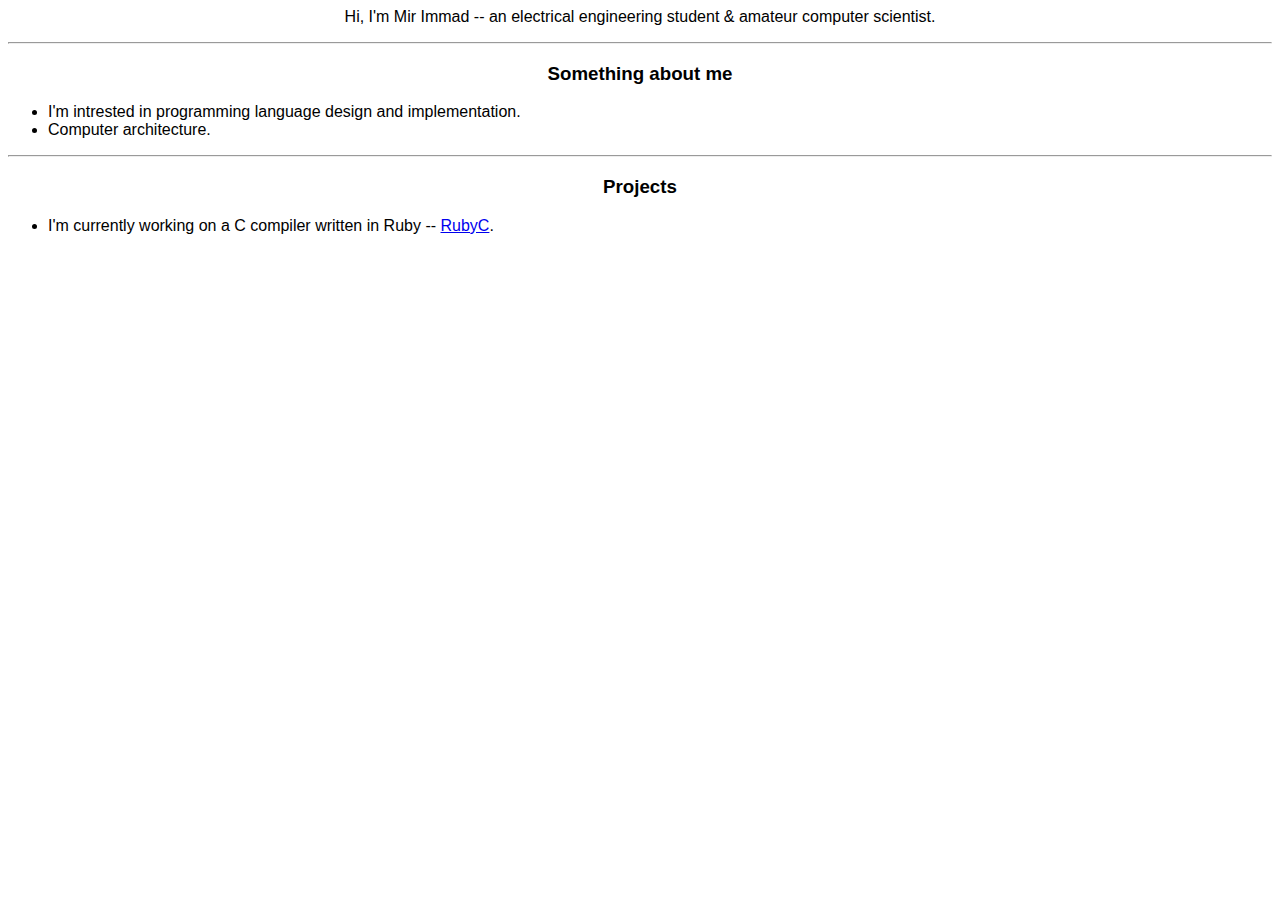
<file: index.html>
<HTML>
  <HEAD>
    <meta name="viewport" content="width=device-width, initial-scale=1.0">
    <TITLE>Mir Immad</TITLE>
  </HEAD>
  <BODY style="font-family:Arial">
    <center>
      <p>Hi, I'm Mir Immad -- an electrical engineering student & amateur computer scientist.</p>
    </center>
    <hr />
    <center>
      <h3>Something about me</h3>
    </center>
    <ul>
      <li>I'm intrested in programming language design and implementation.</li>
      <li>Computer architecture.</li>
    </ul>
    <hr />
    <center>
      <h3>Projects</h3>
    </center>
    <ul>
      <li>I'm currently working on a C compiler written in Ruby -- <a href="https://github.com/mirimmad/rubyc" target="_blank">RubyC</a>. </li>
    </ul>
  </BODY>
</HTML
</file>
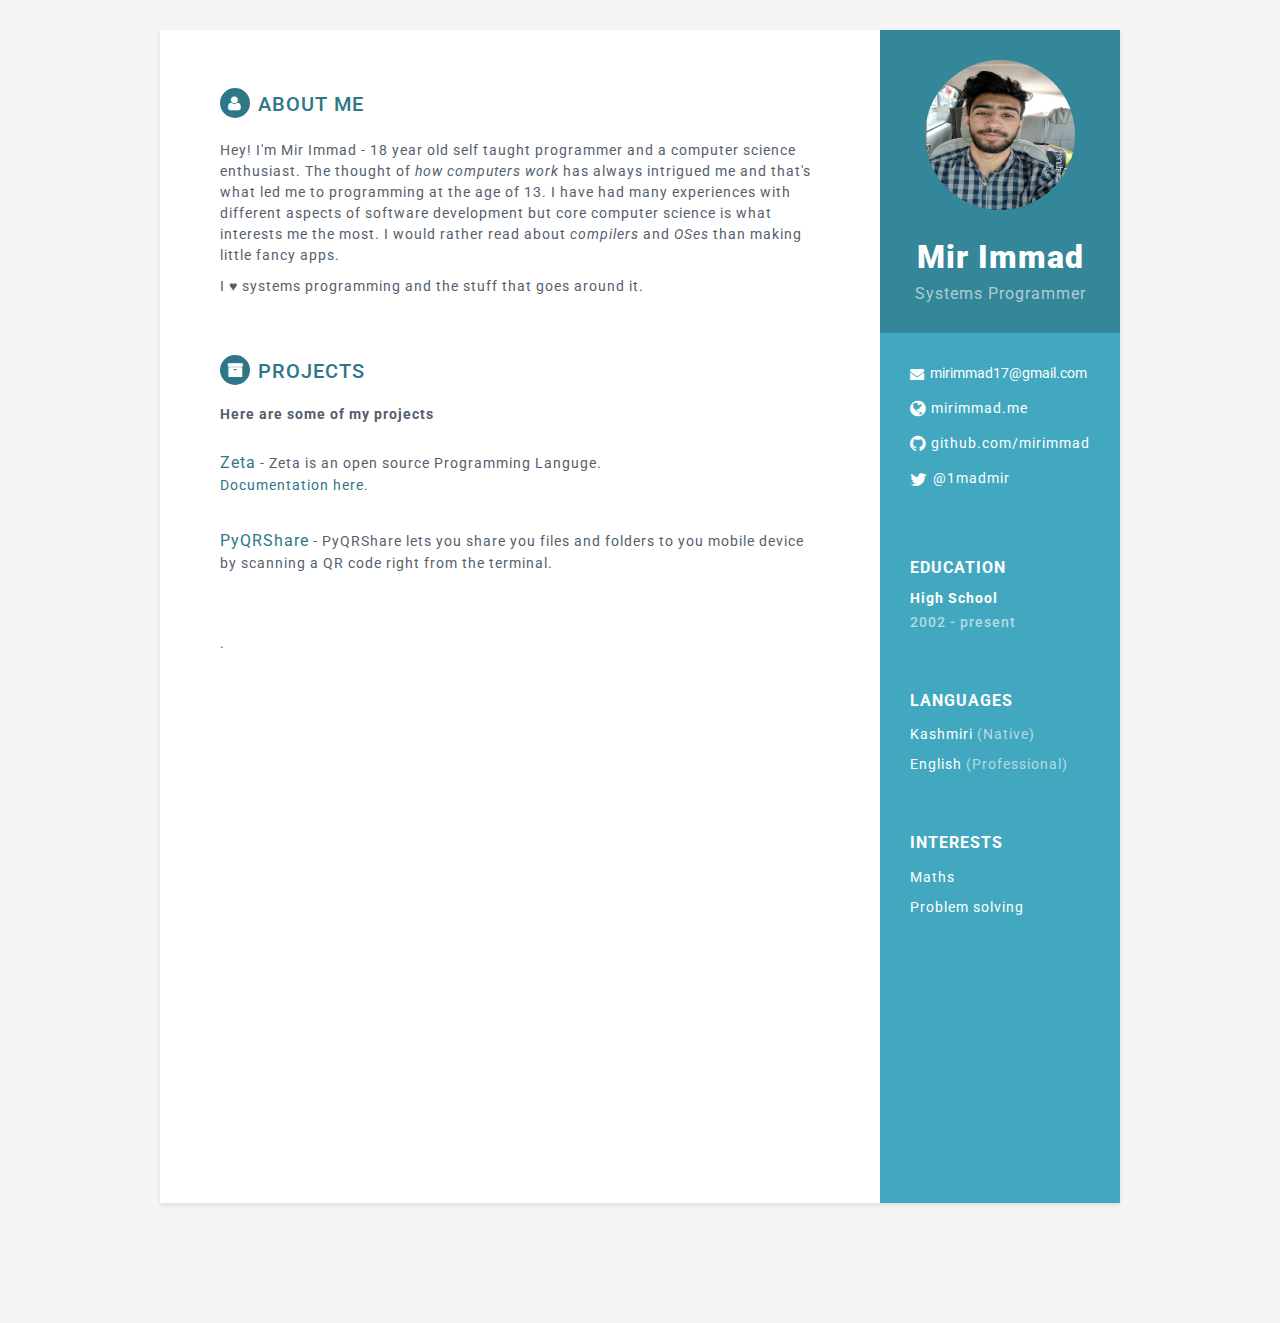
<file: index1.html>
<!DOCTYPE html>
<!--[if IE 8]> <html lang="en" class="ie8"> <![endif]-->  
<!--[if IE 9]> <html lang="en" class="ie9"> <![endif]-->  
<!--[if !IE]><!--> <html lang="en"> <!--<![endif]-->  
<head>
    <title>Mir Immad</title>
    <!-- Meta -->
    <meta charset="utf-8">
    <meta http-equiv="X-UA-Compatible" content="IE=edge">
    <meta name="viewport" content="width=device-width, initial-scale=1.0">
    <meta name="description" content="Mir Immad">
    <meta name="author" content="Mir Immad">    
    <link rel="shortcut icon" type="image/x-icon" href="favicon.ico">  
    <link href='https://fonts.googleapis.com/css?family=Roboto:400,500,400italic,300italic,300,500italic,700,700italic,900,900italic' rel='stylesheet' type='text/css'>
    <!-- Global site tag (gtag.js) - Google Analytics -->
<script async src="https://www.googletagmanager.com/gtag/js?id=UA-124346710-1"></script>
<script>
  window.dataLayer = window.dataLayer || [];
  function gtag(){dataLayer.push(arguments);}
  gtag('js', new Date());

  gtag('config', 'UA-124346710-1');
</script>

    <!-- Global CSS -->
    <link rel="stylesheet" href="assets/plugins/bootstrap/css/bootstrap.min.css">   
    <!-- Plugins CSS -->
    <link rel="stylesheet" href="assets/plugins/font-awesome/css/font-awesome.css">
    
    <!-- Theme CSS -->  
    <link id="theme-style" rel="stylesheet" href="assets/css/styles.css">
    <!-- HTML5 shim and Respond.js for IE8 support of HTML5 elements and media queries -->
    <!--[if lt IE 9]>
      <script src="https://oss.maxcdn.com/html5shiv/3.7.2/html5shiv.min.js"></script>
      <script src="https://oss.maxcdn.com/respond/1.4.2/respond.min.js"></script>
    <![endif]-->
</head> 
<style>body{letter-spacing:1px}</style>

<body>
<div id="particles-js"></div>
    <div class="wrapper">
    
        <div class="sidebar-wrapper">
            <div class="profile-container">
                <img class="profile" src="assets/images/profile.jpg" alt="" style="display: block; width: 150px; height: 150px; margin: 0 auto 30px; border-radius: 100%;"/>
                <h1 class="name">Mir Immad</h1>
                <h3 class="tagline">Systems Programmer</h3>
            </div><!--//profile-container-->
            
            <div class="contact-container container-block">
                <ul class="list-unstyled contact-list">
                    <li class="email"><i class="fa fa-envelope"></i><a href="mailto: mirimmad17@gmail.com" style="letter-spacing:0px">mirimmad17@gmail.com</a></li>
                   
                    <li class="website"><i class="fa fa-globe"></i><a href="https://mirimmad.me" target="_blank">mirimmad.me</a></li>
                    
                    <li class="github"><i class="fa fa-github"></i><a href="https://github.com/mirimmad" target="_blank">github.com/mirimmad</a></li>
                    <li class="twitter"><i class="fa fa-twitter"></i><a href="https://twitter.com/1madmir" target="_blank">@1madmir</a></li>
                </ul>
            </div><!--//contact-container-->
            <div class="education-container container-block">
                <h2 class="container-block-title">Education</h2>
                <div class="item">
                    <h4 class="degree">High School</h4>
                    
                    <div class="time">2002 - present</div>
                </div><!--//item-->
                
            </div><!--//education-container-->
            
            <div class="languages-container container-block">
                <h2 class="container-block-title">Languages</h2>
                <ul class="list-unstyled interests-list">
                    <li>Kashmiri <span class="lang-desc">(Native)</span></li>
                    <li>English <span class="lang-desc">(Professional)</span></li>
                    
                </ul>
            </div><!--//interests-->
            
            <div class="interests-container container-block">
                <h2 class="container-block-title">Interests</h2>
                <ul class="list-unstyled interests-list">
                    <li>Maths</li>
                    <li>Problem solving</li>
                    
                </ul>
            </div><!--//interests-->
            
        </div><!--//sidebar-wrapper-->
        
        <div class="main-wrapper">
            
            <section class="section summary-section">
                <h2 class="section-title"><i class="fa fa-user"></i>About me</h2>
                <div class="summary">
                    <p>Hey! I'm Mir Immad - 18 year old self taught programmer and a computer science enthusiast. The thought of <i>how computers work</i> has always intrigued me and that's what led me to programming at the age of 13. I have had many experiences with different aspects of software development but core computer science is what interests me the most. I would rather read about <i>compilers</i> and <i>OSes</i> than making little fancy apps.</p>
                    <p> 
                    	I &hearts; systems programming and the stuff that goes around it.
                    </p>
                </div><!--//summary-->
            </section><!--//section-->
            
          
            
            <section class="section projects-section">
                <h2 class="section-title"><i class="fa fa-archive"></i>Projects</h2>
                <div class="intro">
                    <h5>Here are some of my projects</h5>
                </div>
              
                <!--//intro-->
                
                <div class="item">
                    <span class="project-title"><a href="https://github.com/mirimmad/zeta-lang">Zeta</a></span> - <span class="project-tagline">Zeta is an open source Programming Languge.</span>
                        <br /><span><a href="http://mirimmad.me/zeta-lang">Documentation here.</a></span>
                </div> 
                  <br/>
                <div class="item">
                        <span class="project-title"><a href="https://github.com/mirimmad/pyqrshare">PyQRShare</a></span> - <span class="project-tagline">PyQRShare lets you share you files and folders to you mobile device by scanning a QR code right from the terminal.</span>
                       
                    </div> 
                
            </section><!--//section-->
            
            <section class="skills-section section">
               <div style="height:450px">.</div>
                
                    
                
            </section><!--//skills-section-->
            
        </div><!--//main-body-->
    </div>
 
    <footer class="footer">
        <div class="text-center">
                <!--/* This template is released under the Creative Commons Attribution 3.0 License. Please keep the attribution link below when using for your own project. Thank you for your support. :) If you'd like to use the template without the attribution, you can check out other license options via our website: themes.3rdwavemedia.com */-->
                
        </div><!--//container-->
    </footer><!--//footer-->
 <!-- particles.js container -->







    <!-- Javascript -->          
    <script type="text/javascript" src="assets/plugins/jquery-1.11.3.min.js"></script>
    <script type="text/javascript" src="assets/plugins/bootstrap/js/bootstrap.min.js"></script> 
    
    
    <!-- custom js -->
    <script type="text/javascript" src="assets/js/main.js"></script>            
</body>
</html>
</file>
<file: assets/css/styles.css>
/*   
 * Template Name: Orbit - Responsive Resume/CV Template for Developers
 * Version: 1.0
 * Author: Xiaoying Riley
 * Twitter: @3rdwave_themes
 * License: Creative Commons Attribution 3.0 License
 * Website: http://themes.3rdwavemedia.com/
*/
/* styles.css */
/* ======= Base ======= */

body {
  font-family: 'Roboto', sans-serif;
  color: #545E6C;
  background: #f5f5f5;
  font-size: 14px;
  padding: 30px;
  -webkit-font-smoothing: antialiased;
  -moz-osx-font-smoothing: grayscale;
}
h1,
h2,
h3,
h4,
h5,
h6 {
  font-weight: 700;
}
a {
  color: #2d7788;
  -webkit-transition: all 0.4s ease-in-out;
  -moz-transition: all 0.4s ease-in-out;
  -ms-transition: all 0.4s ease-in-out;
  -o-transition: all 0.4s ease-in-out;
}
a:hover {
  text-decoration: underline;
  color: #1a454f;
}
a:focus {
  text-decoration: none;
}
p {
  line-height: 1.5;
}
.wrapper {
  background: #42A8C0;
  max-width: 960px;
  margin: 0 auto;
  position: relative;
  -webkit-box-shadow: 0px 2px 4px rgba(0, 0, 0, 0.1);
  -moz-box-shadow: 0px 2px 4px rgba(0, 0, 0, 0.1);
  box-shadow: 0px 2px 4px rgba(0, 0, 0, 0.1);
}
.sidebar-wrapper {
  background: #42A8C0;
  position: absolute;
  right: 0;
  width: 240px;
  height: 100%;
  min-height: 800px;
  color: #fff;
}
.sidebar-wrapper a {
  color: #fff;
}
.sidebar-wrapper .profile-container {
  padding: 30px;
  background: rgba(0, 0, 0, 0.2);
  text-align: center;
  color: #fff;
}
.sidebar-wrapper .name {
  font-size: 32px;
  font-weight: 900;
  margin-top: 0;
  margin-bottom: 10px;
}
.sidebar-wrapper .tagline {
  color: rgba(255, 255, 255, 0.6);
  font-size: 16px;
  font-weight: 400;
  margin-top: 0;
  margin-bottom: 0;
}
.sidebar-wrapper .profile {
  margin-bottom: 15px;
}
.sidebar-wrapper .contact-list .fa {
  margin-right: 5px;
  font-size: 18px;
  vertical-align: middle;
}
.sidebar-wrapper .contact-list li {
  margin-bottom: 15px;
}
.sidebar-wrapper .contact-list li:last-child {
  margin-bottom: 0;
}
.sidebar-wrapper .contact-list .email .fa {
  font-size: 14px;
}
.sidebar-wrapper .container-block {
  padding: 30px;
}
.sidebar-wrapper .container-block-title {
  text-transform: uppercase;
  font-size: 16px;
  font-weight: 700;
  margin-top: 0;
  margin-bottom: 15px;
}
.sidebar-wrapper .degree {
  font-size: 14px;
  margin-top: 0;
  margin-bottom: 5px;
}
.sidebar-wrapper .education-container .item {
  margin-bottom: 15px;
}
.sidebar-wrapper .education-container .item:last-child {
  margin-bottom: 0;
}
.sidebar-wrapper .education-container .meta {
  color: rgba(255, 255, 255, 0.6);
  font-weight: 500;
  margin-bottom: 0px;
  margin-top: 0;
}
.sidebar-wrapper .education-container .time {
  color: rgba(255, 255, 255, 0.6);
  font-weight: 500;
  margin-bottom: 0px;
}
.sidebar-wrapper .languages-container .lang-desc {
  color: rgba(255, 255, 255, 0.6);
}
.sidebar-wrapper .languages-list {
  margin-bottom: 0;
}
.sidebar-wrapper .languages-list li {
  margin-bottom: 10px;
}
.sidebar-wrapper .languages-list li:last-child {
  margin-bottom: 0;
}
.sidebar-wrapper .interests-list {
  margin-bottom: 0;
}
.sidebar-wrapper .interests-list li {
  margin-bottom: 10px;
}
.sidebar-wrapper .interests-list li:last-child {
  margin-bottom: 0;
}
.main-wrapper {
  background: #fff;
  padding: 60px;
  padding-right: 300px;
}
.main-wrapper .section-title {
  text-transform: uppercase;
  font-size: 20px;
  font-weight: 500;
  color: #2d7788;
  position: relative;
  margin-top: 0;
  margin-bottom: 20px;
}
.main-wrapper .section-title .fa {
  width: 30px;
  height: 30px;
  margin-right: 8px;
  display: inline-block;
  color: #fff;
  -webkit-border-radius: 50%;
  -moz-border-radius: 50%;
  -ms-border-radius: 50%;
  -o-border-radius: 50%;
  border-radius: 50%;
  -moz-background-clip: padding;
  -webkit-background-clip: padding-box;
  background-clip: padding-box;
  background: #2d7788;
  text-align: center;
  padding-top: 8px;
  font-size: 16px;
  position: relative;
  top: -2px;
}
.main-wrapper .section {
  margin-bottom: 60px;
}
.main-wrapper .experiences-section .item {
  margin-bottom: 30px;
}
.main-wrapper .upper-row {
  position: relative;
  overflow: hidden;
  margin-bottom: 2px;
}
.main-wrapper .job-title {
  color: #3F4650;
  font-size: 16px;
  margin-top: 0;
  margin-bottom: 0;
  font-weight: 500;
}
.main-wrapper .time {
  position: absolute;
  right: 0;
  top: 0;
  color: #97AAC3;
}
.main-wrapper .company {
  margin-bottom: 10px;
  color: #97AAC3;
}
.main-wrapper .project-title {
  font-size: 16px;
  font-weight: 400;
  margin-top: 0;
  margin-bottom: 5px;
}
.main-wrapper .projects-section .intro {
  margin-bottom: 30px;
}
.main-wrapper .projects-section .item {
  margin-bottom: 15px;
}
.skillset .item {
  margin-bottom: 15px;
  overflow: hidden;
}
.skillset .level-title {
  font-size: 14px;
  margin-top: 0;
  margin-bottom: 12px;
}
.skillset .level-bar {
  height: 12px;
  background: #f5f5f5;
}
.skillset .level-bar-inner {
  height: 12px;
  background: #7bc2d3;
}
.footer {
  padding: 30px;
  padding-top: 60px;
}
.footer .copyright {
  line-height: 1.6;
  color: #545E6C;
  font-size: 13px;
}
.footer .fa-heart {
  color: #fb866a;
}
/* Extra small devices (phones, less than 768px) */
@media (max-width: 767px) {
  .sidebar-wrapper {
    position: static;
    width: inherit;
  }
  .main-wrapper {
    padding: 30px;
  }
  .main-wrapper .time {
    position: static;
    display: block;
    margin-top: 5px;
  }
  .main-wrapper .upper-row {
    margin-bottom: 0;
  }
}
/* Small devices (tablets, 768px and up) */
/* Medium devices (desktops, 992px and up) */
@media (min-width: 992px) {
  .skillset .level-title {
    display: inline-block;
    float: left;
    width: 30%;
    margin-bottom: 0;
  }
  .skillset .level-bar {
    display: inline-block;
    width: 70%;
    float: left;
    position: relative;
    top: 1px;
  }
}
/* Large devices (large desktops, 1200px and up) */
/* Ex-Large devices (large desktops, 1200px and up) */
</file>
